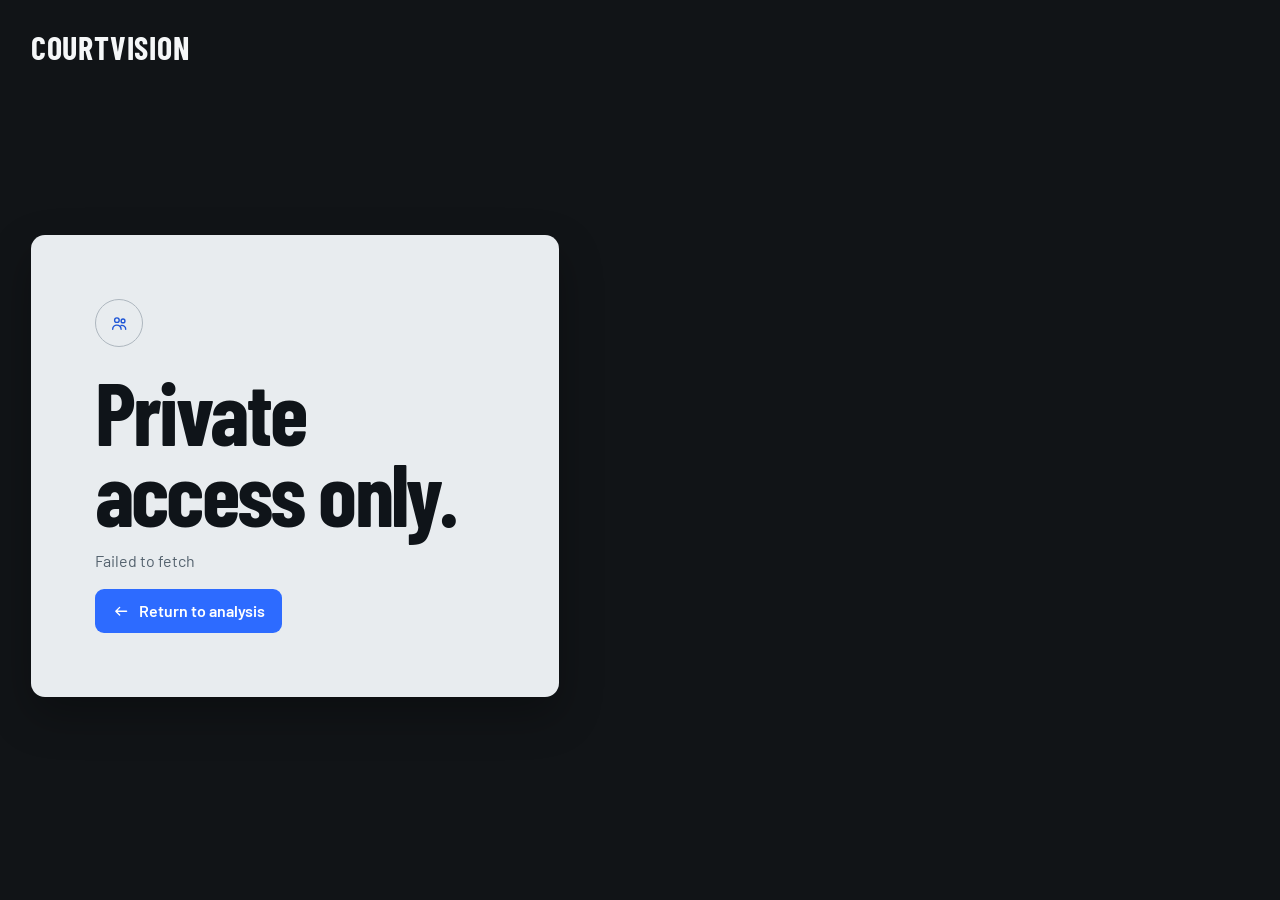
<file: web/admin.html>
<!doctype html>
<html lang="en">
  <head>
    <meta charset="utf-8" />
    <meta name="viewport" content="width=device-width, initial-scale=1" />
    <meta name="theme-color" content="#111417" />
    <meta name="robots" content="noindex,nofollow,noarchive" />
    <link rel="icon" href="assets/mark.svg" type="image/svg+xml" />
    <link rel="preload" href="assets/fonts/barlow-400.ttf" as="font" type="font/ttf" crossorigin />
    <link rel="preload" href="assets/fonts/barlow-condensed-700.ttf" as="font" type="font/ttf" crossorigin />
    <link rel="stylesheet" href="styles.css?v=admin-dashboard-1" />
    <link rel="stylesheet" href="admin.css?v=admin-dashboard-1" />
    <script src="config.js?v=admin-dashboard-1" defer></script>
    <script src="admin.js?v=admin-dashboard-1" defer></script>
    <title>Admin — CourtVision</title>
  </head>
  <body>
    <!--
    THESIS: Private operations read like a broadcast rundown, not an authoritative performance scoreboard.
    OWN-WORLD: Monitor black surrounds one continuous paper ledger; cobalt marks actions and amber marks account uncertainty.
    STORY: The owner verifies reach, sees analysis adoption, then scans the exact accounts behind those totals.
    FIRST VIEWPORT: A compact utility rail leads into four contiguous counts and the newest signup rows without decorative cards.
    FORM: Owner-only account and analysis ledger extending the established Replay Rundown operate surface.
    FINISH: unreviewed and undocumented is unfinished; this build ends with the finish review, the verdict, and DESIGN.md
    -->
    <div id="admin-app" aria-busy="true">
      <main class="admin-loading" aria-live="polite">
        <span class="admin-loading-mark" aria-hidden="true"></span>
        <p>Loading private account activity…</p>
      </main>
    </div>
    <noscript><main class="noscript-message"><h1>JavaScript is required</h1><p>The private dashboard uses JavaScript to verify your CourtVision session.</p></main></noscript>
  </body>
</html>
</file>
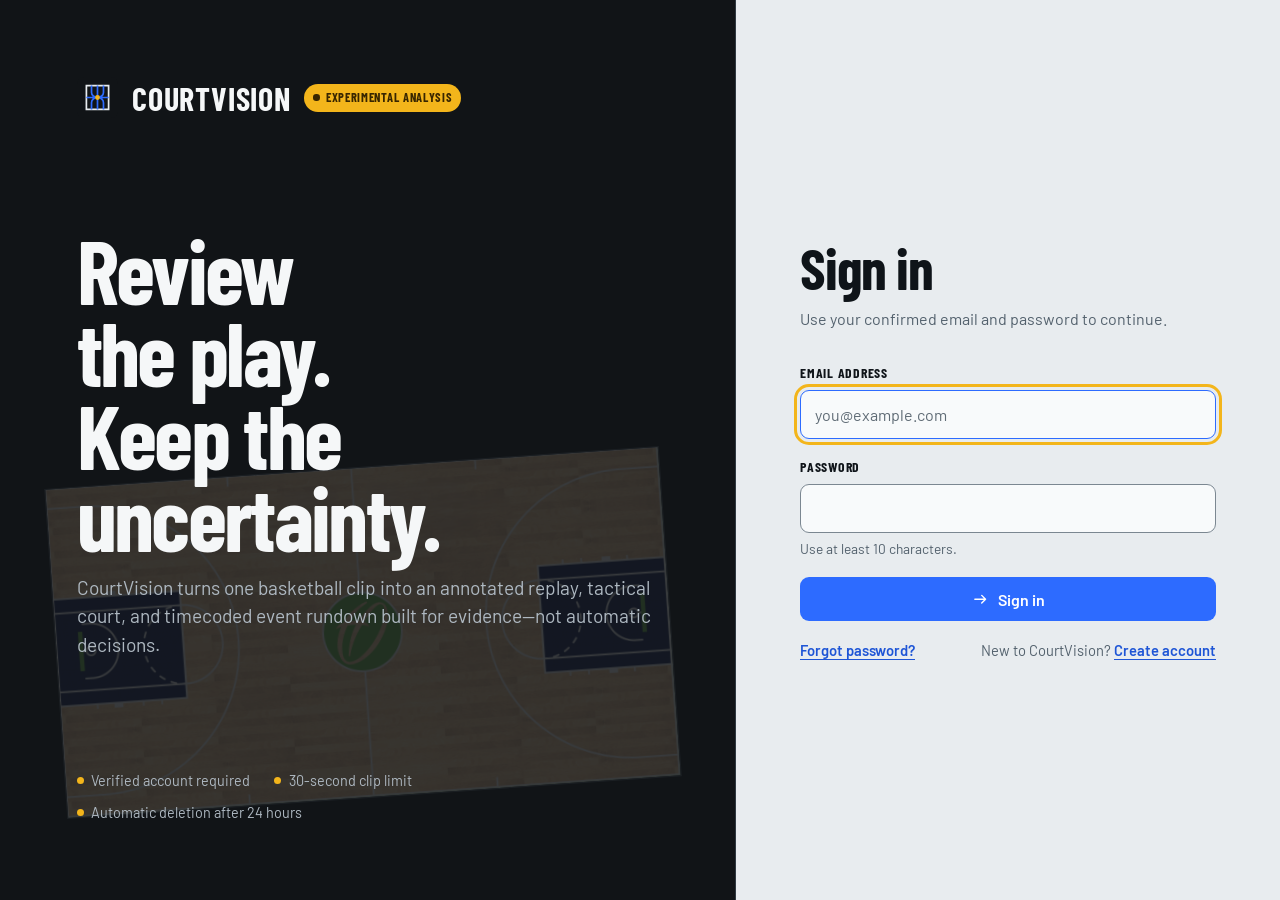
<file: web/app.html>
<!doctype html>
<html lang="en">
  <head>
    <meta charset="utf-8" />
    <meta name="viewport" content="width=device-width, initial-scale=1" />
    <meta name="theme-color" content="#111417" />
    <meta name="description" content="Select a basketball video for CourtVision's bounded experimental analysis workflow." />
    <link rel="canonical" href="https://courtvision.video/app" />
    <link rel="icon" href="assets/mark.svg" type="image/svg+xml" />
    <link rel="preload" href="assets/fonts/barlow-400.ttf" as="font" type="font/ttf" crossorigin />
    <link rel="preload" href="assets/fonts/barlow-condensed-700.ttf" as="font" type="font/ttf" crossorigin />
    <link rel="stylesheet" href="styles.css?v=review-layout-fix-1" />
    <script src="config.js?v=review-layout-fix-1" defer></script>
    <script src="app.js?v=summary-demo-1" defer></script>
    <title>Analyze Video — CourtVision</title>
  </head>
  <body>
    <!--
    THESIS: The public upload desk makes analysis readiness explicit before any video leaves the visitor's device; every eventual candidate remains inspectable against the play.
    OWN-WORLD: Matte monitor black, cool-gray rundown stock, cobalt actions, amber uncertainty, narrow broadcast lettering, and exact timecode rules.
    STORY: A visitor checks a bounded clip locally; signed-in users move between the focused Analyze desk and a private Profile rundown for reopening unexpired analyses.
    FIRST VIEWPORT: The upload task owns the Analyze view while a compact account switcher exposes Profile without competing with the primary action.
    FORM: Immersive Replay upload desk with a dedicated private profile rundown; seed ad40ce29; approved comp .impeccable/mocks/replay-rundown-immersive.png.
    FINISH: unreviewed and undocumented is unfinished; this build ends with the finish review, the verdict, and DESIGN.md
    -->
    <div id="app" aria-busy="true"></div>
    <noscript><main class="noscript-message"><h1>JavaScript is required for CourtVision</h1><p>CourtVision uses JavaScript for account access, secure upload, and synchronized video review.</p></main></noscript>
  </body>
</html>
</file>
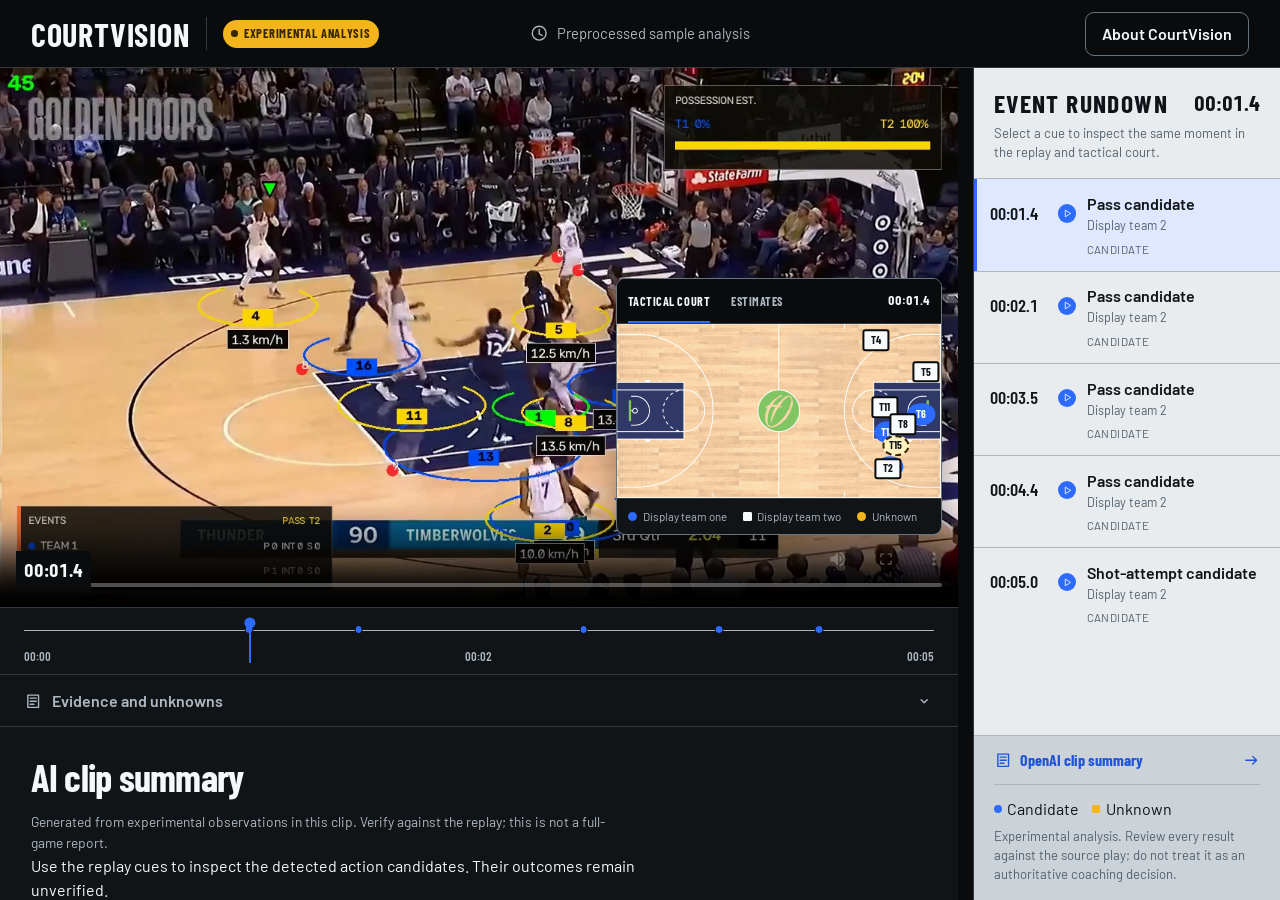
<file: web/demo.html>
<!doctype html>
<html lang="en">
  <head>
    <meta charset="utf-8" />
    <meta name="viewport" content="width=device-width, initial-scale=1" />
    <meta name="theme-color" content="#111417" />
    <meta name="description" content="Preprocessed CourtVision sample analysis." />
    <link rel="icon" href="assets/mark.svg" type="image/svg+xml" />
    <link rel="preload" href="assets/fonts/barlow-400.ttf" as="font" type="font/ttf" crossorigin />
    <link rel="preload" href="assets/fonts/barlow-condensed-700.ttf" as="font" type="font/ttf" crossorigin />
    <link rel="stylesheet" href="styles.css?v=official-preview-1" />
    <script src="config.js?v=official-preview-1" defer></script>
    <script src="app.js?v=summary-demo-1" defer></script>
    <title>CourtVision Interface Demo</title>
  </head>
  <body data-courtvision-demo>
    <!--
    THESIS: A preprocessed CourtVision output demonstrates the implemented review interaction without presenting experimental analysis as verified results.
    OWN-WORLD: The authenticated app's matte monitor, paper rundown, cobalt candidate, amber unknown, and timecode language remain intact.
    STORY: A visitor reviews video_2, selects its detected pass or interception candidates, and sees the annotated replay time, tactical track positions, and Evidence & Unknowns update together.
    FIRST VIEWPORT: The immersive review desk is immediately interactive and visibly labeled as a preprocessed experimental sample.
    FORM: API-independent sample-analysis demonstration derived from Immersive Replay; seed ad40ce29.
    FINISH: unreviewed and undocumented is unfinished; this build ends with the finish review, the verdict, and DESIGN.md
    -->
    <div id="app" aria-busy="true"></div>
    <noscript><main class="noscript-message"><h1>JavaScript is required for this interface demo</h1></main></noscript>
  </body>
</html>
</file>
<file: web/styles.css>
@font-face {
  font-family: "Barlow";
  src: url("assets/fonts/barlow-400.ttf") format("truetype");
  font-style: normal;
  font-weight: 400;
  font-display: swap;
}

@font-face {
  font-family: "Barlow";
  src: url("assets/fonts/barlow-600.ttf") format("truetype");
  font-style: normal;
  font-weight: 600;
  font-display: swap;
}

@font-face {
  font-family: "Barlow Condensed";
  src: url("assets/fonts/barlow-condensed-600.ttf") format("truetype");
  font-style: normal;
  font-weight: 600;
  font-display: swap;
}

@font-face {
  font-family: "Barlow Condensed";
  src: url("assets/fonts/barlow-condensed-700.ttf") format("truetype");
  font-style: normal;
  font-weight: 700;
  font-display: swap;
}

:root {
  color-scheme: dark;
  --monitor: #111417;
  --monitor-deep: #090b0d;
  --monitor-raised: #1a1f24;
  --ink: #0f1419;
  --paper: #e8ecef;
  --paper-bright: #f8fafb;
  --paper-muted: #cbd2d8;
  --rule: #313a42;
  --rule-light: #aeb7bf;
  --cobalt: #2d6bff;
  --cobalt-strong: #1e55d6;
  --cobalt-soft: #dfe8ff;
  --amber: #f3b51b;
  --amber-ink: #382600;
  --amber-soft: #fff0bf;
  --danger: #d74b4b;
  --danger-soft: #ffe3e3;
  --success: #2e8b65;
  --success-soft: #dff4ea;
  --text: #f5f7f8;
  --text-muted: #aeb8c1;
  --paper-text-muted: #53616d;
  --radius: 14px;
  --radius-small: 9px;
  --shadow: 0 18px 44px rgba(0, 0, 0, 0.28);
  --page-pad: clamp(1rem, 2.4vw, 2.25rem);
}

* {
  box-sizing: border-box;
}

html {
  min-width: 320px;
  background: var(--monitor-deep);
}

body {
  min-height: 100vh;
  margin: 0;
  background: var(--monitor);
  color: var(--text);
  font-family: "Barlow", sans-serif;
  font-size: 1rem;
  line-height: 1.5;
  text-rendering: optimizeLegibility;
}

button,
input,
select,
textarea {
  font: inherit;
}

button,
a,
input,
select,
textarea,
summary {
  -webkit-tap-highlight-color: transparent;
}

button,
a,
summary,
label[for],
input[type="file"] {
  cursor: pointer;
}

button:focus-visible,
a:focus-visible,
input:focus-visible,
select:focus-visible,
textarea:focus-visible,
summary:focus-visible {
  outline: 3px solid var(--amber);
  outline-offset: 3px;
}

button[disabled],
input[disabled] {
  cursor: not-allowed;
  opacity: 0.52;
}

a {
  color: inherit;
}

h1,
h2,
h3,
p {
  margin-top: 0;
}

h1,
h2,
h3,
.brand,
.timecode,
.status-chip,
.field-label,
.panel-title {
  font-family: "Barlow Condensed", sans-serif;
}

h1 {
  max-width: 14ch;
  margin-bottom: 1rem;
  font-size: clamp(2.75rem, 7vw, 5.75rem);
  font-weight: 700;
  letter-spacing: -0.03em;
  line-height: 0.92;
  text-wrap: balance;
}

h2 {
  margin-bottom: 0.65rem;
  font-size: clamp(1.65rem, 3vw, 2.55rem);
  font-weight: 700;
  letter-spacing: -0.02em;
  line-height: 1;
}

h3 {
  margin-bottom: 0.45rem;
  font-size: 1.15rem;
  font-weight: 700;
}

p {
  max-width: 70ch;
}

.sr-only {
  position: absolute !important;
  width: 1px !important;
  height: 1px !important;
  padding: 0 !important;
  margin: -1px !important;
  overflow: hidden !important;
  clip: rect(0, 0, 0, 0) !important;
  white-space: nowrap !important;
  border: 0 !important;
}

.app-shell {
  min-height: 100vh;
  background: var(--monitor);
}

.topbar {
  position: relative;
  z-index: 20;
  display: grid;
  grid-template-columns: minmax(0, 1fr) auto minmax(0, 1fr);
  align-items: center;
  gap: 1rem;
  min-height: 4.25rem;
  padding: 0.65rem var(--page-pad);
  background: var(--monitor-deep);
  border-bottom: 1px solid var(--rule);
}

.brand-lockup {
  display: flex;
  align-items: center;
  min-width: 0;
  gap: 1rem;
}

.brand {
  color: var(--text);
  font-size: clamp(1.55rem, 2.5vw, 2.15rem);
  font-weight: 700;
  letter-spacing: 0.025em;
  line-height: 1;
  text-decoration: none;
  text-transform: uppercase;
  white-space: nowrap;
}

.brand-divider {
  width: 1px;
  height: 2.1rem;
  background: var(--rule);
}

.status-chip {
  display: inline-flex;
  align-items: center;
  gap: 0.4rem;
  min-height: 1.75rem;
  padding: 0.25rem 0.55rem;
  border-radius: 999px;
  background: var(--amber);
  color: var(--amber-ink);
  font-size: 0.78rem;
  font-weight: 700;
  letter-spacing: 0.055em;
  line-height: 1;
  text-transform: uppercase;
  white-space: nowrap;
}

.status-chip::before {
  width: 0.4rem;
  height: 0.4rem;
  border-radius: 50%;
  background: currentColor;
  content: "";
}

.topbar-center {
  display: flex;
  align-items: center;
  justify-content: center;
  min-width: 0;
  gap: 0.55rem;
  color: var(--text-muted);
  font-size: 0.92rem;
  font-variant-numeric: tabular-nums;
  text-align: center;
  white-space: nowrap;
}

.topbar-actions {
  display: flex;
  align-items: center;
  justify-content: flex-end;
  gap: 0.55rem;
}

.button {
  display: inline-flex;
  align-items: center;
  justify-content: center;
  gap: 0.55rem;
  min-height: 2.75rem;
  padding: 0.65rem 1rem;
  border: 1px solid transparent;
  border-radius: var(--radius-small);
  background: var(--paper);
  color: var(--ink);
  font-weight: 600;
  line-height: 1.1;
  text-align: center;
  text-decoration: none;
  transition: background-color 160ms ease, border-color 160ms ease, color 160ms ease,
    box-shadow 160ms ease, transform 160ms cubic-bezier(0.16, 1, 0.3, 1);
}

.button:hover:not([disabled]) {
  background: var(--paper-bright);
  box-shadow: 0 8px 20px rgba(0, 0, 0, 0.22);
  transform: translateY(-1px);
}

.button-primary {
  background: var(--cobalt);
  color: #fff;
}

.button-primary:hover:not([disabled]) {
  background: var(--cobalt-strong);
}

.button-secondary {
  background: transparent;
  border-color: #66727d;
  color: var(--text);
}

.button-secondary:hover:not([disabled]) {
  background: var(--monitor-raised);
  border-color: var(--paper-muted);
}

.button-quiet {
  min-height: 2.35rem;
  padding: 0.45rem 0.7rem;
  background: transparent;
  border-color: transparent;
  color: var(--text-muted);
}

.button-quiet:hover:not([disabled]) {
  background: var(--monitor-raised);
  color: var(--text);
  box-shadow: none;
}

.button-danger {
  background: var(--danger);
  color: #fff;
}

.icon {
  flex: 0 0 auto;
  width: 1.15rem;
  height: 1.15rem;
  fill: none;
  stroke: currentColor;
  stroke-linecap: round;
  stroke-linejoin: round;
  stroke-width: 1.8;
}

.view {
  min-height: calc(100vh - 4.25rem);
}

.auth-view {
  display: grid;
  grid-template-columns: minmax(0, 1.15fr) minmax(22rem, 0.85fr);
  min-height: 100vh;
  background: var(--monitor-deep);
}

.auth-scene {
  position: relative;
  display: flex;
  flex-direction: column;
  justify-content: space-between;
  min-height: 100vh;
  padding: clamp(2rem, 6vw, 5.5rem);
  overflow: hidden;
  background: var(--monitor);
  border-right: 1px solid var(--rule);
}

.auth-scene::after {
  position: absolute;
  right: clamp(1.5rem, 5vw, 5rem);
  bottom: clamp(3rem, 8vw, 7rem);
  width: min(48vw, 42rem);
  height: min(25.7vw, 22.5rem);
  border: 1px solid #4f5962;
  background: url("assets/basketball_court.png") center / cover no-repeat;
  opacity: 0.16;
  content: "";
  transform: rotate(-4deg);
}

.auth-brand {
  position: relative;
  z-index: 1;
  display: flex;
  align-items: center;
  gap: 0.85rem;
  color: var(--text);
  text-decoration: none;
}

.auth-brand img {
  width: 2.6rem;
  height: 2.6rem;
}

.auth-copy {
  position: relative;
  z-index: 1;
  max-width: 53rem;
  padding-block: 5rem;
}

.auth-copy h1 {
  max-width: 10ch;
}

.auth-copy p {
  max-width: 54ch;
  margin-bottom: 0;
  color: var(--text-muted);
  font-size: clamp(1.05rem, 1.5vw, 1.25rem);
}

.auth-proof {
  position: relative;
  z-index: 1;
  display: flex;
  flex-wrap: wrap;
  gap: 0.65rem 1.5rem;
  margin: 0;
  padding: 0;
  color: var(--text-muted);
  font-size: 0.9rem;
  list-style: none;
}

.auth-proof li {
  display: flex;
  align-items: center;
  gap: 0.45rem;
}

.auth-proof li::before {
  width: 0.45rem;
  height: 0.45rem;
  border-radius: 50%;
  background: var(--amber);
  content: "";
}

.auth-panel {
  display: flex;
  align-items: center;
  min-height: 100vh;
  padding: clamp(1.5rem, 5vw, 4rem);
  background: var(--paper);
  color: var(--ink);
}

.auth-form-wrap {
  width: min(100%, 30rem);
  margin-inline: auto;
}

.auth-form-wrap h2 {
  font-size: clamp(2.2rem, 5vw, 3.6rem);
}

.auth-form-wrap > p {
  margin-bottom: 2rem;
  color: var(--paper-text-muted);
}

.form-stack {
  display: grid;
  gap: 1.1rem;
}

.field {
  display: grid;
  gap: 0.4rem;
}

.field-label {
  color: inherit;
  font-size: 0.86rem;
  font-weight: 700;
  letter-spacing: 0.055em;
  text-transform: uppercase;
}

.field-hint {
  margin: 0;
  color: var(--paper-text-muted);
  font-size: 0.86rem;
}

.input,
.select,
.textarea {
  width: 100%;
  min-height: 3rem;
  border: 1px solid #7b8791;
  border-radius: var(--radius-small);
  background: var(--paper-bright);
  color: var(--ink);
  padding: 0.72rem 0.85rem;
}

.input::placeholder,
.textarea::placeholder {
  color: #5f6b75;
}

.input:focus,
.select:focus,
.textarea:focus {
  border-color: var(--cobalt);
}

.code-input {
  font-family: "Barlow Condensed", sans-serif;
  font-size: 2rem;
  font-variant-numeric: tabular-nums;
  font-weight: 700;
  letter-spacing: 0.32em;
  text-align: center;
}

.form-message {
  display: flex;
  align-items: flex-start;
  gap: 0.6rem;
  margin: 0;
  padding: 0.8rem 0.9rem;
  border: 1px solid currentColor;
  border-radius: var(--radius-small);
  font-size: 0.9rem;
}

.form-message-error {
  background: var(--danger-soft);
  color: #822626;
}

.form-message-success {
  background: var(--success-soft);
  color: #18583d;
}

.form-actions {
  display: flex;
  flex-wrap: wrap;
  align-items: center;
  gap: 0.75rem;
}

.topbar-view-tabs {
  display: inline-flex;
  align-self: stretch;
  gap: 0.15rem;
  margin-right: 0.25rem;
  padding: 0.2rem;
  border: 1px solid var(--rule);
  border-radius: var(--radius-small);
  background: var(--monitor);
}

.topbar-view-tab {
  display: inline-flex;
  align-items: center;
  justify-content: center;
  gap: 0.45rem;
  min-height: 2.25rem;
  padding: 0.4rem 0.7rem;
  border: 0;
  border-radius: var(--radius-small);
  background: transparent;
  color: var(--text-muted);
  font-family: "Barlow Condensed", sans-serif;
  font-weight: 700;
  letter-spacing: 0.035em;
  text-transform: uppercase;
}

.topbar-view-tab:hover,
.topbar-view-tab[aria-current="page"] {
  background: var(--monitor-raised);
  color: var(--text);
}

.topbar-view-tab[aria-current="page"] {
  box-shadow: inset 0 -2px 0 var(--cobalt);
}

.topbar-view-tab .icon { width: 1rem; height: 1rem; }

.auth-switch,
.auth-options {
  margin: 0;
  color: var(--paper-text-muted);
  font-size: 0.92rem;
}

.auth-options {
  display: flex;
  flex-wrap: wrap;
  justify-content: space-between;
  gap: 0.75rem 1.25rem;
}

.text-action {
  border: 0;
  background: transparent;
  color: var(--cobalt-strong);
  padding: 0;
  font: inherit;
  font-weight: 700;
  text-decoration: underline;
  text-underline-offset: 0.18em;
  cursor: pointer;
}

.text-action:hover {
  color: var(--ink);
}

.auth-panel .button-secondary,
.paper-surface .button-secondary,
dialog .button-secondary {
  border-color: #6a7781;
  color: var(--ink);
}

.auth-panel .button-secondary:hover:not([disabled]),
.paper-surface .button-secondary:hover:not([disabled]),
dialog .button-secondary:hover:not([disabled]) {
  background: #d7dde1;
  border-color: var(--ink);
  color: var(--ink);
}

.workspace-view {
  display: flex;
  flex-direction: column;
  min-height: calc(100vh - 4.25rem);
  padding: var(--page-pad);
  background: var(--monitor);
}

.workspace-heading {
  display: flex;
  align-items: end;
  justify-content: space-between;
  gap: 2rem;
  margin-bottom: clamp(1.25rem, 3vw, 2.5rem);
}

.workspace-heading h1 {
  max-width: 13ch;
  margin-bottom: 0.65rem;
  font-size: clamp(2.5rem, 5vw, 4.8rem);
}

.workspace-heading p {
  margin-bottom: 0;
  color: var(--text-muted);
}

.capacity-notice {
  display: grid;
  grid-template-columns: auto minmax(0, 1fr) auto;
  align-items: center;
  gap: 0.85rem;
  margin: 0 0 1rem;
  padding: 0.85rem 1rem;
  border-block: 1px solid #c59418;
  background: var(--amber-soft);
  color: var(--amber-ink);
}

.capacity-marker {
  width: 0.65rem;
  height: 0.65rem;
  border: 1px solid currentColor;
  border-radius: 50%;
  background: var(--amber);
}

.capacity-notice div {
  display: grid;
  gap: 0.08rem;
}

.capacity-notice strong,
.capacity-notice a {
  font-family: "Barlow Condensed", sans-serif;
  font-weight: 700;
  letter-spacing: 0.045em;
  text-transform: uppercase;
}

.capacity-notice span:not(.capacity-marker) { font-size: 0.88rem; }
.capacity-notice a { color: var(--cobalt-strong); text-underline-offset: 0.22rem; }
.workspace-view > .form-message { margin-bottom: 1rem; }

.limit-strip {
  display: grid;
  grid-template-columns: repeat(3, minmax(7.5rem, 1fr));
  min-width: min(100%, 30rem);
  margin: 0;
  border-block: 1px solid var(--rule);
}

.limit-strip div {
  padding: 0.65rem 0.8rem;
}

.limit-strip div + div {
  border-left: 1px solid var(--rule);
}

.limit-strip dt {
  color: var(--text-muted);
  font-size: 0.75rem;
  letter-spacing: 0.05em;
  text-transform: uppercase;
}

.limit-strip dd {
  margin: 0.1rem 0 0;
  font-family: "Barlow Condensed", sans-serif;
  font-size: 1.25rem;
  font-variant-numeric: tabular-nums;
  font-weight: 700;
}

.upload-desk {
  display: grid;
  grid-template-columns: minmax(0, 1.55fr) minmax(18rem, 0.45fr);
  flex: 1;
  min-height: 32rem;
  border: 1px solid var(--rule);
  border-radius: var(--radius);
  overflow: hidden;
  box-shadow: var(--shadow);
}

.upload-monitor {
  position: relative;
  display: grid;
  min-height: 30rem;
  padding: clamp(1.25rem, 4vw, 3rem);
  background: var(--monitor-deep);
}

.drop-zone {
  display: grid;
  place-items: center;
  min-height: 100%;
  padding: 2rem;
  border: 1px dashed #79848e;
  border-radius: var(--radius-small);
  background: var(--monitor);
  text-align: center;
  transition: border-color 160ms ease, background-color 160ms ease;
}

.drop-zone[data-dragging="true"] {
  border-color: var(--cobalt);
  background: #141c2a;
}

.drop-zone-inner {
  max-width: 34rem;
}

.drop-symbol {
  display: grid;
  place-items: center;
  width: 4.5rem;
  height: 4.5rem;
  margin: 0 auto 1.5rem;
  border: 1px solid #78838d;
  border-radius: 50%;
  color: var(--cobalt);
}

.drop-symbol .icon {
  width: 2rem;
  height: 2rem;
}

.drop-zone h2 {
  margin-bottom: 0.7rem;
  font-size: clamp(2rem, 4vw, 3.25rem);
}

.drop-zone p {
  color: var(--text-muted);
}

.file-input {
  position: absolute;
  width: 1px;
  height: 1px;
  overflow: hidden;
  clip: rect(0, 0, 0, 0);
}

.upload-rundown {
  padding: clamp(1.25rem, 3vw, 2rem);
  background: var(--paper);
  color: var(--ink);
}

.panel-title {
  display: flex;
  align-items: center;
  justify-content: space-between;
  gap: 1rem;
  margin: 0 0 1.1rem;
  padding-bottom: 0.65rem;
  border-bottom: 1px solid var(--rule-light);
  font-size: 1rem;
  font-weight: 700;
  letter-spacing: 0.06em;
  text-transform: uppercase;
}

.selected-file {
  display: grid;
  gap: 1rem;
  margin-bottom: 1.5rem;
}

.file-facts {
  display: grid;
  grid-template-columns: minmax(0, 1fr) auto;
  gap: 0.55rem 1rem;
  margin: 0;
}

.file-facts dt {
  color: var(--paper-text-muted);
}

.file-facts dd {
  margin: 0;
  font-variant-numeric: tabular-nums;
  font-weight: 600;
  text-align: right;
}

.upload-progress {
  display: grid;
  gap: 0.45rem;
}

.upload-progress progress {
  width: 100%;
  height: 0.6rem;
  accent-color: var(--cobalt);
}

.recent-analyses {
  margin-top: clamp(1.5rem, 3vw, 2.5rem);
  border: 1px solid var(--rule);
  border-radius: var(--radius);
  overflow: hidden;
  background: var(--paper);
  color: var(--ink);
  box-shadow: var(--shadow);
}

.recent-shortcut {
  display: grid;
  grid-template-columns: auto minmax(0, 1fr) auto;
  align-items: center;
  gap: 1rem;
  margin-top: clamp(1.5rem, 3vw, 2.5rem);
  padding: 1rem clamp(1.2rem, 2.5vw, 1.8rem);
  background: var(--paper);
  color: var(--ink);
  border-radius: var(--radius-small);
}

.recent-shortcut-mark {
  display: grid;
  place-items: center;
  width: 2.75rem;
  height: 2.75rem;
  border: 1px solid var(--rule-light);
  border-radius: 50%;
  color: var(--cobalt-strong);
}

.recent-shortcut h2 { margin: 0 0 0.15rem; font-size: 1.15rem; }
.recent-shortcut p { margin: 0; color: var(--paper-text-muted); }

.profile-view {
  min-height: calc(100vh - 4.25rem);
  padding: var(--page-pad);
  background: var(--monitor);
}

.profile-heading {
  display: grid;
  grid-template-columns: minmax(0, 1fr) minmax(18rem, 30rem);
  align-items: end;
  gap: clamp(2rem, 6vw, 6rem);
  margin-bottom: clamp(1.5rem, 4vw, 3rem);
}

.profile-heading h1 {
  max-width: 11ch;
  margin-bottom: 0.65rem;
  font-size: clamp(2.75rem, 7vw, 5.75rem);
}

.profile-heading p {
  max-width: 60ch;
  margin: 0;
  color: var(--text-muted);
}

.profile-account {
  display: grid;
  grid-template-columns: minmax(0, 1fr) auto;
  margin: 0;
  border-block: 1px solid var(--rule);
}

.profile-account div { padding: 0.8rem; }
.profile-account div + div { border-left: 1px solid var(--rule); }
.profile-account dt { color: var(--text-muted); font-size: 0.86rem; letter-spacing: 0.055em; text-transform: uppercase; }
.profile-account dd { margin: 0.15rem 0 0; overflow: hidden; font-family: "Barlow Condensed", sans-serif; font-weight: 700; text-overflow: ellipsis; white-space: nowrap; }
.profile-view .recent-analyses { margin-top: 0; }
.profile-view > .form-message { margin-bottom: 1rem; }

.recent-header {
  display: flex;
  align-items: end;
  justify-content: space-between;
  gap: 1.5rem;
  padding: clamp(1.2rem, 2.5vw, 1.8rem);
  border-bottom: 1px solid var(--rule-light);
}

.recent-header h2 {
  margin-bottom: 0.35rem;
}

.recent-header p {
  margin: 0;
  color: var(--paper-text-muted);
  font-size: 1rem;
}

.button-paper {
  flex: 0 0 auto;
  border-color: var(--rule-light);
  background: transparent;
  color: var(--ink);
}

.button-paper:hover:not([disabled]) {
  border-color: var(--ink);
  background: var(--paper-bright);
}

.recent-list {
  margin: 0;
  padding: 0;
  list-style: none;
}

.recent-list > li + li {
  border-top: 1px solid var(--rule-light);
}

.recent-job {
  display: grid;
  grid-template-columns: minmax(8rem, 0.75fr) minmax(13rem, 2fr) minmax(7rem, 0.6fr) auto;
  align-items: center;
  gap: clamp(0.8rem, 2vw, 1.5rem);
  width: 100%;
  min-height: 5.25rem;
  padding: 1rem clamp(1.2rem, 2.5vw, 1.8rem);
  border: 0;
  background: transparent;
  color: var(--ink);
  text-align: left;
  transition: background-color 160ms ease;
}

.recent-job:hover:not([disabled]) {
  background: var(--cobalt-soft);
}

.recent-status {
  display: inline-flex;
  align-items: center;
  gap: 0.5rem;
  font-family: "Barlow Condensed", sans-serif;
  font-size: 0.86rem;
  font-weight: 700;
  letter-spacing: 0.045em;
  line-height: 1.15;
  text-transform: uppercase;
}

.recent-status i {
  flex: 0 0 auto;
  width: 0.65rem;
  height: 0.65rem;
  border: 1px solid currentColor;
  border-radius: 50%;
  background: transparent;
}

.recent-status-ready { color: var(--ink); }
.recent-status-ready i { background: var(--success); }
.recent-status-error { color: var(--ink); }
.recent-status-error i { background: var(--danger); }
.recent-status-attention { color: var(--amber-ink); }
.recent-status-attention i { border-radius: 0; background: var(--amber); }
.recent-status-active { color: var(--cobalt-strong); }
.recent-status-active i { background: var(--cobalt); }
.recent-status-quiet { color: var(--paper-text-muted); }

.recent-file,
.recent-expiry {
  display: grid;
  min-width: 0;
}

.recent-file strong {
  overflow: hidden;
  font-size: 1rem;
  text-overflow: ellipsis;
  white-space: nowrap;
}

.recent-file span,
.recent-expiry small {
  color: var(--paper-text-muted);
  font-size: 0.86rem;
}

.recent-expiry strong {
  font-family: "Barlow Condensed", sans-serif;
  font-size: 1rem;
  font-variant-numeric: tabular-nums;
}

.recent-action {
  display: inline-flex;
  align-items: center;
  justify-content: flex-end;
  gap: 0.45rem;
  color: var(--cobalt-strong);
  font-family: "Barlow Condensed", sans-serif;
  font-weight: 700;
  white-space: nowrap;
}

.recent-action .icon {
  transition: transform 160ms ease;
}

.recent-job:hover:not([disabled]) .recent-action .icon {
  transform: translateX(0.2rem);
}

.recent-empty {
  margin: 0;
  padding: clamp(1.5rem, 3vw, 2.25rem) clamp(1.2rem, 2.5vw, 1.8rem);
  color: var(--paper-text-muted);
}

.recent-empty h3 {
  margin-bottom: 0.2rem;
  color: var(--ink);
}

.recent-empty p {
  margin: 0;
}

.recent-error {
  color: var(--danger);
}

.processing-desk {
  display: grid;
  grid-template-columns: minmax(0, 1fr) minmax(19rem, 25rem);
  flex: 1;
  min-height: 34rem;
  overflow: hidden;
  border: 1px solid var(--rule);
  border-radius: var(--radius);
  background: var(--monitor-deep);
  box-shadow: var(--shadow);
}

.processing-monitor {
  position: relative;
  display: flex;
  flex-direction: column;
  justify-content: center;
  min-height: 34rem;
  padding: clamp(2rem, 6vw, 5rem);
  overflow: hidden;
}

.processing-monitor h1 {
  max-width: 11ch;
  font-size: clamp(3rem, 7vw, 6rem);
}

.processing-monitor > p {
  color: var(--text-muted);
  font-size: 1.1rem;
}

.processing-ruler {
  position: relative;
  height: 4.5rem;
  margin-top: 3rem;
  border-block: 1px solid var(--rule);
  background-image: repeating-linear-gradient(
    90deg,
    transparent 0,
    transparent calc(3.333% - 1px),
    #48525b calc(3.333% - 1px),
    #48525b 3.333%
  );
}

.processing-beam {
  position: absolute;
  inset-block: 0;
  width: 2px;
  background: var(--cobalt);
  box-shadow: 10px 0 24px rgba(45, 107, 255, 0.42);
  animation: scanRuler 2.6s linear infinite;
}

.processing-sheet {
  padding: clamp(1.5rem, 3vw, 2.25rem);
  background: var(--paper);
  color: var(--ink);
}

.stage-list {
  display: grid;
  gap: 0;
  margin: 0;
  padding: 0;
  list-style: none;
}

.stage-list li {
  display: grid;
  grid-template-columns: 1.8rem minmax(0, 1fr);
  gap: 0.7rem;
  align-items: start;
  padding: 0.85rem 0;
  border-bottom: 1px solid var(--rule-light);
}

.stage-marker {
  display: grid;
  place-items: center;
  width: 1.35rem;
  height: 1.35rem;
  margin-top: 0.1rem;
  border: 1px solid #6d7982;
  border-radius: 50%;
  color: var(--paper-text-muted);
  font-size: 0.72rem;
  font-weight: 700;
}

.stage-list li[data-state="active"] .stage-marker {
  border-color: var(--cobalt);
  background: var(--cobalt);
  color: #fff;
}

.stage-list li[data-state="complete"] .stage-marker {
  border-color: var(--success);
  background: var(--success);
  color: #fff;
}

.stage-list li > div > strong,
.stage-list li > div > span {
  display: block;
}

.stage-list li > div > span {
  color: var(--paper-text-muted);
  font-size: 0.86rem;
}

.stage-marker .icon {
  width: 0.82rem;
  height: 0.82rem;
}

.processing-recovery {
  display: grid;
  gap: 0.65rem;
  margin-top: 1rem;
  padding: 1rem 0 0;
}

.processing-recovery strong {
  font-family: var(--font-display);
  font-size: 1.05rem;
}

.processing-recovery p {
  margin: 0;
  color: var(--paper-text-muted);
  font-size: 0.9rem;
  line-height: 1.45;
}

.processing-recovery .button {
  justify-self: start;
}

.review-view {
  flex: 1;
  min-height: 0;
  background: var(--monitor);
}

.review-shell {
  display: flex;
  flex-direction: column;
  height: 100dvh;
  overflow: hidden;
}

.review-desk {
  display: grid;
  grid-template-columns: minmax(0, 1fr) clamp(19rem, 24vw, 23rem);
  height: 100%;
  min-height: 0;
  overflow: hidden;
}

.replay-column {
  display: flex;
  flex-direction: column;
  min-width: 0;
  min-height: 0;
  overflow-y: auto;
  overscroll-behavior: contain;
  scrollbar-gutter: stable;
  background: var(--monitor-deep);
}

.video-monitor {
  position: relative;
  display: grid;
  flex: 0 0 auto;
  aspect-ratio: 16 / 9;
  min-height: 0;
  overflow: hidden;
  background: #050607;
}

.video-monitor video,
.demo-frame {
  width: 100%;
  height: 100%;
  min-height: 0;
  object-fit: contain;
  background: #050607;
}

.demo-frame {
  background: #050607 url("assets/demo-basketball-frame.webp") center / contain no-repeat;
}

.synthetic-label {
  position: absolute;
  left: 1rem;
  top: 1rem;
  z-index: 4;
  padding: 0.35rem 0.5rem;
  border-radius: 4px;
  background: rgba(9, 11, 13, 0.9);
  color: var(--paper-muted);
  font-size: 0.75rem;
  letter-spacing: 0.05em;
  text-transform: uppercase;
}

.tracking-overlay {
  position: absolute;
  inset: 0;
  z-index: 2;
  pointer-events: none;
}

.tracking-mark {
  position: absolute;
  width: 4.25rem;
  height: 5.5rem;
  border: 2px solid var(--cobalt);
  border-radius: 50%;
}

.tracking-mark::after {
  position: absolute;
  left: 50%;
  top: 100%;
  width: 7rem;
  height: 1px;
  background: var(--cobalt);
  content: "";
  transform: rotate(-24deg);
  transform-origin: left center;
}

.mark-one {
  left: 62%;
  top: 43%;
}

.mark-two {
  left: 74%;
  top: 51%;
  border-style: dashed;
}

.timecode-badge {
  position: absolute;
  left: 1rem;
  bottom: 1rem;
  z-index: 4;
  padding: 0.35rem 0.5rem;
  background: var(--monitor-deep);
  color: var(--text);
  font-family: "Barlow Condensed", sans-serif;
  font-size: 1.2rem;
  font-variant-numeric: tabular-nums;
  font-weight: 700;
}

.replay-inspector {
  position: absolute;
  z-index: 5;
  right: 1rem;
  bottom: clamp(4.5rem, 8vh, 6rem);
  width: min(23rem, 34%);
  min-width: 18rem;
  overflow: hidden;
  border: 1px solid #69747d;
  border-radius: var(--radius-small);
  background: var(--monitor);
  box-shadow: 0 14px 34px rgba(0, 0, 0, 0.36);
}

.inspector-header {
  display: flex;
  align-items: center;
  justify-content: space-between;
  gap: 0.5rem;
  min-height: 2.75rem;
  border-bottom: 1px solid var(--rule);
  background: var(--monitor-deep);
}

.inspector-tabs {
  display: flex;
  align-self: stretch;
  min-width: 0;
}

.inspector-tab {
  position: relative;
  min-height: 2.75rem;
  padding: 0.45rem 0.65rem;
  border: 0;
  background: transparent;
  color: var(--text-muted);
  font-family: "Barlow Condensed", sans-serif;
  font-size: 0.76rem;
  font-weight: 700;
  letter-spacing: 0.045em;
  text-transform: uppercase;
}

.inspector-tab::after {
  position: absolute;
  right: 0.65rem;
  bottom: 0;
  left: 0.65rem;
  height: 2px;
  background: var(--cobalt);
  content: "";
  opacity: 0;
  transform: scaleX(0.35);
  transition: opacity 140ms ease, transform 180ms cubic-bezier(0.16, 1, 0.3, 1);
}

.inspector-tab:hover {
  background: var(--monitor-raised);
  color: var(--text);
}

.inspector-tab[aria-selected="true"] {
  color: var(--text);
}

.inspector-tab[aria-selected="true"]::after {
  opacity: 1;
  transform: scaleX(1);
}

.inspector-time {
  flex: none;
  padding-right: 0.65rem;
  color: var(--text);
  font-family: "Barlow Condensed", sans-serif;
  font-size: 0.82rem;
  font-variant-numeric: tabular-nums;
  font-weight: 700;
}

.inspector-panel[hidden] {
  display: none;
}

.summary-dock {
  flex-direction: column;
  min-height: 13.75rem;
}

.summary-dock:not([hidden]) {
  display: flex;
}

.summary-table {
  width: 100%;
  border-collapse: collapse;
  color: var(--text);
  font-variant-numeric: tabular-nums;
}

.summary-table th,
.summary-table td {
  padding: 0.42rem 0.65rem;
  border-bottom: 1px solid var(--rule);
}

.summary-table thead th {
  color: var(--text-muted);
  font-family: "Barlow Condensed", sans-serif;
  font-size: 0.68rem;
  font-weight: 600;
  letter-spacing: 0.045em;
  text-align: right;
  text-transform: uppercase;
}

.summary-table thead th:first-child,
.summary-table tbody th {
  text-align: left;
}

.summary-table tbody th {
  color: var(--text-muted);
  font-size: 0.76rem;
  font-weight: 400;
}

.summary-table td {
  width: 4.25rem;
  font-family: "Barlow Condensed", sans-serif;
  font-size: 0.98rem;
  font-weight: 700;
  text-align: right;
}

.summary-note {
  margin: 0;
  margin-top: auto;
  padding: 0.45rem 0.65rem 0.55rem;
  color: var(--text-muted);
  font-size: 0.68rem;
  line-height: 1.35;
}

.court-stage {
  position: relative;
  aspect-ratio: 300 / 161;
  overflow: hidden;
  background: #d7b17d url("assets/basketball_court.png") center / cover no-repeat;
}

.court-stage::after {
  position: absolute;
  inset: 0;
  background: rgba(232, 236, 239, 0.08);
  content: "";
  pointer-events: none;
}

.court-unavailable {
  position: absolute;
  z-index: 2;
  inset: 50% auto auto 50%;
  width: max-content;
  max-width: calc(100% - 2rem);
  padding: 0.5rem 0.7rem;
  border: 1px solid var(--amber);
  border-radius: var(--radius-small);
  background: rgba(9, 11, 13, 0.9);
  color: var(--text);
  font-family: "Barlow Condensed", sans-serif;
  font-size: 0.78rem;
  letter-spacing: 0.045em;
  text-align: center;
  text-transform: uppercase;
  transform: translate(-50%, -50%);
}

.player-marker {
  position: absolute;
  z-index: 2;
  display: grid;
  place-items: center;
  min-width: 1.7rem;
  height: 1.35rem;
  padding-inline: 0.18rem;
  border: 2px solid var(--monitor-deep);
  border-radius: 50%;
  background: var(--paper-bright);
  color: var(--ink);
  font-family: "Barlow Condensed", sans-serif;
  font-size: 0.68rem;
  font-weight: 700;
  transform: translate(-50%, -50%);
}

.player-marker.team-1 {
  border-color: var(--cobalt);
  background: var(--cobalt);
  color: #fff;
}

.player-marker.team-2 {
  border-radius: 3px;
  border-color: var(--monitor-deep);
  background: var(--paper-bright);
}

.player-marker.unknown {
  border-style: dashed;
  border-color: var(--amber-ink);
  background: var(--amber-soft);
}

.player-marker.holder {
  box-shadow: 0 0 0 3px var(--amber), 0 6px 14px rgba(0, 0, 0, 0.3);
}

.court-legend {
  display: flex;
  flex-wrap: wrap;
  gap: 0.65rem 1rem;
  margin: 0;
  padding: 0.55rem 0.7rem;
  border-top: 1px solid var(--rule);
  color: var(--text-muted);
  font-size: 0.72rem;
  list-style: none;
}

.court-legend li {
  display: flex;
  align-items: center;
  gap: 0.35rem;
}

.legend-dot {
  width: 0.55rem;
  height: 0.55rem;
  border: 1px solid currentColor;
  border-radius: 50%;
}

.legend-dot.one {
  background: var(--cobalt);
  color: var(--cobalt);
}

.legend-dot.two {
  border-radius: 1px;
  background: var(--paper-bright);
  color: var(--paper-bright);
}

.legend-dot.unknown {
  border-style: dashed;
  background: var(--amber);
  color: var(--amber);
}

.timeline-console {
  border-top: 1px solid var(--rule);
  background: var(--monitor);
}

.timeline-scale {
  position: relative;
  height: 2.8rem;
  margin: 0.8rem clamp(1rem, 2vw, 1.5rem) 0.55rem;
}

.timeline-scale::before {
  position: absolute;
  inset-inline: 0;
  top: 0.6rem;
  height: 1px;
  background: var(--rule-light);
  content: "";
}

.timeline-input {
  position: absolute;
  inset: 0;
  width: 100%;
  margin: 0;
  opacity: 0.001;
}

.timeline-playhead {
  position: absolute;
  top: 0.15rem;
  bottom: 0.15rem;
  width: 2px;
  background: var(--cobalt);
  pointer-events: none;
}

.timeline-playhead::before {
  position: absolute;
  left: 50%;
  top: 0;
  width: 0.7rem;
  height: 0.7rem;
  border-radius: 50%;
  background: var(--cobalt);
  content: "";
  transform: translate(-50%, -50%);
}

.timeline-event {
  position: absolute;
  top: 0.28rem;
  width: 0.55rem;
  height: 0.55rem;
  border: 1px solid var(--monitor-deep);
  border-radius: 50%;
  background: var(--cobalt);
  transform: translateX(-50%);
}

.timeline-event.unknown {
  border-radius: 1px;
  background: var(--amber);
}

.timeline-labels {
  position: absolute;
  inset-inline: 0;
  bottom: 0;
  display: flex;
  justify-content: space-between;
  color: var(--text-muted);
  font-family: "Barlow Condensed", sans-serif;
  font-size: 0.75rem;
  font-variant-numeric: tabular-nums;
}

.evidence-drawer {
  border-top: 1px solid var(--rule);
  background: var(--monitor);
}

.evidence-drawer summary {
  display: flex;
  align-items: center;
  gap: 0.6rem;
  min-height: 3.2rem;
  padding: 0.65rem clamp(1rem, 2vw, 1.5rem);
  color: var(--text-muted);
  font-weight: 600;
  list-style: none;
  cursor: pointer;
}

.evidence-drawer summary svg:last-child {
  margin-left: auto;
  transition: transform 180ms cubic-bezier(0.16, 1, 0.3, 1);
}

.evidence-drawer[open] summary svg:last-child { transform: rotate(180deg); }

.evidence-drawer summary::-webkit-details-marker {
  display: none;
}

.evidence-drawer[open] summary {
  color: var(--text);
}

.game-summary {
  padding: var(--page-pad);
  border-top: 1px solid var(--rule);
  background: var(--monitor);
  overflow-wrap: anywhere;
  scroll-margin-top: 1rem;
}

.game-summary:focus-visible {
  outline: 3px solid var(--amber);
  outline-offset: -3px;
}

.game-summary p,
.game-summary li {
  max-width: 72ch;
}

.game-summary h2 { margin-bottom: 1rem; }
.game-summary h3 { margin-top: 1.5rem; margin-bottom: 0.5rem; }
.game-summary .field-hint { color: var(--text-muted); }

.evidence-content {
  display: grid;
  grid-template-columns: repeat(3, minmax(0, 1fr));
  gap: 1px;
  background: var(--rule);
  border-top: 1px solid var(--rule);
}

.evidence-content > div {
  min-height: 6rem;
  padding: 1rem 1.25rem;
  background: var(--monitor-deep);
}

.evidence-content > div:last-child:nth-child(3n + 1) {
  grid-column: 1 / -1;
  min-height: 4.75rem;
}

.evidence-content strong,
.evidence-content span {
  display: block;
}

.evidence-content span {
  margin-top: 0.25rem;
  color: var(--text-muted);
  font-size: 0.88rem;
}

.rundown-rail {
  display: flex;
  flex-direction: column;
  min-width: 0;
  min-height: 0;
  border-left: 1px solid var(--rule);
  background: var(--paper);
  color: var(--ink);
}

.rundown-header {
  flex: none;
  padding: 1.15rem 1.25rem 1rem;
  border-bottom: 1px solid var(--rule-light);
}

.rundown-heading,
.timeline-legend,
.timeline-legend span {
  display: flex;
  align-items: center;
}

.rundown-heading {
  justify-content: space-between;
  gap: 1rem;
}

.rundown-heading h2 {
  margin: 0;
  font-size: clamp(1.35rem, 2vw, 1.7rem);
  letter-spacing: 0.055em;
  text-transform: uppercase;
}

.rundown-heading time {
  font-family: "Barlow Condensed", sans-serif;
  font-size: 1.35rem;
  font-variant-numeric: tabular-nums;
  font-weight: 700;
}

.rundown-header p,
.rundown-footer p {
  margin: 0.35rem 0 0;
  color: var(--paper-text-muted);
  font-size: 0.82rem;
  line-height: 1.45;
}

.rundown-footer {
  flex: none;
  margin-top: auto;
  padding: 0.9rem 1.25rem 1rem;
  border-top: 1px solid var(--rule-light);
  background: var(--paper-muted);
}

.summary-jump {
  display: flex;
  align-items: center;
  gap: 0.5rem;
  margin: -0.15rem 0 0.75rem;
  padding-bottom: 0.75rem;
  border-bottom: 1px solid var(--rule-light);
  color: var(--cobalt-strong);
  font-family: "Barlow Condensed", sans-serif;
  font-weight: 700;
  text-decoration: none;
}

.summary-jump span { flex: 1; }

.summary-jump .icon:last-child {
  transition: transform 160ms cubic-bezier(0.16, 1, 0.3, 1);
}

.summary-jump:hover .icon:last-child { transform: translateX(0.2rem); }

.topbar-status-copy {
  display: grid;
  min-width: 0;
  line-height: 1.2;
}

.topbar-source {
  overflow: hidden;
  color: var(--text);
  font-family: "Barlow Condensed", sans-serif;
  font-size: 0.82rem;
  font-weight: 600;
  text-overflow: ellipsis;
}

.timeline-legend {
  flex: none;
  flex-wrap: wrap;
  gap: 0.45rem 0.8rem;
}

.timeline-legend span {
  gap: 0.35rem;
}

.event-list {
  display: block;
  flex: 1 1 auto;
  min-width: 0;
  min-height: 0;
  margin: 0;
  padding: 0;
  overflow-y: auto;
  overscroll-behavior-block: contain;
  scrollbar-color: var(--rule-light) transparent;
  scrollbar-width: thin;
  scroll-snap-type: block proximity;
  list-style: none;
}

.event-list > li {
  scroll-snap-align: start;
}

.event-list > li + li {
  border-top: 1px solid var(--rule-light);
}

.event-button {
  position: relative;
  display: grid;
  grid-template-columns: 3.65rem 1.2rem minmax(0, 1fr);
  gap: 0.6rem;
  align-items: center;
  width: 100%;
  min-height: 5.4rem;
  padding: 0.8rem 1rem;
  border: 0;
  background: transparent;
  color: var(--ink);
  text-align: left;
  overflow: hidden;
  transition: background-color 140ms ease, box-shadow 140ms ease;
}

.event-button::after {
  position: absolute;
  inset: auto 0 0;
  height: 2px;
  background: var(--cobalt);
  content: "";
  opacity: 0;
  pointer-events: none;
  transform: translateY(2px);
}

.event-button:hover,
.event-button[aria-current="true"] {
  background: var(--cobalt-soft);
}

.event-button[aria-current="true"] {
  box-shadow: inset 3px 0 var(--cobalt);
}

.event-time {
  font-family: "Barlow Condensed", sans-serif;
  font-size: 1.08rem;
  font-variant-numeric: tabular-nums;
  font-weight: 600;
}

.event-symbol {
  display: grid;
  place-items: center;
  width: 1.15rem;
  height: 1.15rem;
  border-radius: 50%;
  background: var(--cobalt);
  color: #fff;
}

.event-symbol .icon {
  width: 0.68rem;
  height: 0.68rem;
}

.event-symbol.unknown {
  border-radius: 2px;
  background: var(--amber);
  color: var(--amber-ink);
}

.event-name {
  min-width: 0;
  font-weight: 600;
}

.event-name small {
  display: block;
  overflow: hidden;
  color: var(--paper-text-muted);
  font-size: 0.78rem;
  font-weight: 400;
  text-overflow: ellipsis;
  white-space: nowrap;
}

.event-state {
  grid-column: 3;
  margin-top: -0.25rem;
  color: var(--paper-text-muted);
  font-size: 0.72rem;
  letter-spacing: 0.04em;
  text-transform: uppercase;
}

.empty-rundown {
  display: grid;
  place-items: center;
  min-height: 4.35rem;
  padding: 0.65rem clamp(1rem, 2vw, 1.5rem);
  text-align: left;
}

.empty-rundown > div {
  width: 100%;
}

.empty-rundown h3 {
  margin-bottom: 0.1rem;
  font-size: 0.95rem;
}

.empty-rundown p {
  margin: 0;
  color: var(--paper-text-muted);
  font-size: 0.8rem;
}

.legend-shape {
  width: 0.5rem;
  height: 0.5rem;
  border-radius: 50%;
  background: var(--cobalt);
}

.legend-shape.unknown {
  border-radius: 1px;
  background: var(--amber);
}

.color-form {
  display: grid;
  gap: 1rem;
}

.uncertainty-warning {
  margin: 0;
  padding: 0.85rem 1rem;
  border: 1px solid #c59418;
  border-radius: var(--radius-small);
  background: var(--amber-soft);
  color: var(--amber-ink);
  line-height: 1.45;
}

.color-fields {
  display: grid;
  grid-template-columns: repeat(2, minmax(0, 1fr));
  gap: 1rem;
}

.color-input {
  width: 100%;
  height: 3.25rem;
  border: 1px solid #6d7982;
  border-radius: var(--radius-small);
  background: var(--paper-bright);
}

dialog {
  width: min(calc(100% - 2rem), 37rem);
  max-height: min(90vh, 46rem);
  padding: 0;
  overflow: auto;
  border: 1px solid var(--rule-light);
  border-radius: var(--radius);
  background: var(--paper);
  color: var(--ink);
  box-shadow: 0 30px 80px rgba(0, 0, 0, 0.5);
}

dialog::backdrop {
  background: rgba(4, 6, 8, 0.76);
}

.dialog-header {
  display: flex;
  align-items: start;
  justify-content: space-between;
  gap: 1rem;
  padding: 1.5rem 1.5rem 1rem;
  border-bottom: 1px solid var(--rule-light);
}

.dialog-header h2 {
  margin: 0;
}

.dialog-body {
  padding: 1.5rem;
}

.dialog-footer {
  display: flex;
  justify-content: flex-end;
  gap: 0.75rem;
  padding: 1rem 1.5rem 1.5rem;
}

.toast-region {
  position: fixed;
  z-index: 60;
  right: 1rem;
  bottom: 1rem;
  display: grid;
  gap: 0.6rem;
  width: min(calc(100% - 2rem), 25rem);
  pointer-events: none;
}

.toast {
  display: flex;
  align-items: flex-start;
  gap: 0.65rem;
  padding: 0.85rem 1rem;
  border: 1px solid #65717b;
  border-radius: var(--radius-small);
  background: var(--monitor-deep);
  color: var(--text);
  box-shadow: 0 14px 34px rgba(0, 0, 0, 0.36);
}

.loading-screen {
  display: grid;
  place-items: center;
  min-height: 100vh;
  background: var(--monitor-deep);
}

.loading-mark {
  width: 4rem;
  height: 4rem;
  animation: markPulse 1.4s ease-in-out infinite;
}

.noscript-message {
  width: min(100% - 2rem, 42rem);
  margin: 10vh auto;
  padding: 2rem;
  border: 1px solid var(--rule);
  background: var(--monitor-deep);
}

@keyframes scanRuler {
  0% {
    left: 0;
  }
  100% {
    left: 100%;
  }
}

@keyframes markPulse {
  0%,
  100% {
    opacity: 0.55;
    transform: scale(0.96);
  }
  50% {
    opacity: 1;
    transform: scale(1);
  }
}

@keyframes deskReveal {
  from {
    opacity: 0.82;
    clip-path: inset(0 2.5% 0 0);
  }
  to {
    opacity: 1;
    clip-path: inset(0 0 0 0);
  }
}

@keyframes eventSignal {
  0% { opacity: 0; transform: translateX(-2px); }
  18% { opacity: 1; }
  78% { opacity: 1; }
  100% { opacity: 0; transform: translateX(30rem); }
}

@keyframes timecodeConfirm {
  0% { clip-path: inset(0 0 100% 0); opacity: 0.45; }
  100% { clip-path: inset(0); opacity: 1; }
}

@keyframes tacticalConfirm {
  0% { border-color: var(--cobalt); filter: brightness(1.12); }
  100% { border-color: #69747d; filter: brightness(1); }
}

@keyframes evidenceResolve {
  0% { clip-path: inset(0 100% 0 0); opacity: 0.55; }
  100% { clip-path: inset(0); opacity: 1; }
}

@media (prefers-reduced-motion: no-preference) {
  .view {
    animation: deskReveal 480ms cubic-bezier(0.16, 1, 0.3, 1) both;
  }

  .review-desk.is-syncing .event-button[aria-current="true"]::after {
    animation: eventSignal 320ms cubic-bezier(0.16, 1, 0.3, 1) both;
  }

  .review-desk.is-syncing .timeline-playhead {
    transition: left 280ms cubic-bezier(0.16, 1, 0.3, 1);
  }

  .review-desk.is-syncing .timecode-badge,
  .review-desk.is-syncing #inspector-time {
    animation: timecodeConfirm 280ms cubic-bezier(0.16, 1, 0.3, 1) both;
  }

  .review-desk.is-syncing .replay-inspector {
    animation: tacticalConfirm 360ms cubic-bezier(0.16, 1, 0.3, 1) both;
  }

  .review-desk.is-syncing .evidence-content > div {
    animation: evidenceResolve 320ms cubic-bezier(0.16, 1, 0.3, 1) both;
  }

  .review-desk.is-syncing .evidence-content > div:nth-child(2) { animation-delay: 25ms; }
  .review-desk.is-syncing .evidence-content > div:nth-child(3) { animation-delay: 50ms; }
  .review-desk.is-syncing .evidence-content > div:nth-child(4) { animation-delay: 75ms; }
}

@media (prefers-reduced-motion: reduce) {
  *,
  *::before,
  *::after {
    scroll-behavior: auto !important;
    animation-duration: 0.01ms !important;
    animation-iteration-count: 1 !important;
    transition-duration: 0.01ms !important;
  }
}

@media (max-width: 1480px) {
  .topbar-review {
    grid-template-columns: auto minmax(7rem, 1fr) auto;
  }

  .topbar-review .topbar-center {
    justify-content: flex-start;
    overflow: hidden;
    text-align: left;
  }

  .topbar-review .topbar-status-copy,
  .topbar-review .topbar-source,
  .topbar-review .topbar-status-copy > span {
    overflow: hidden;
    text-overflow: ellipsis;
    white-space: nowrap;
  }

  .topbar-review .topbar-actions .button-secondary,
  .topbar-review .topbar-actions .button-quiet {
    width: 2.75rem;
    padding-inline: 0;
    overflow: hidden;
  }

  .topbar-review .topbar-actions .button-secondary span,
  .topbar-review .topbar-actions .button-quiet span,
  .topbar-review .topbar-view-tab span {
    position: absolute;
    width: 1px;
    height: 1px;
    overflow: hidden;
    clip: rect(0, 0, 0, 0);
  }

  .topbar-review .topbar-view-tabs { margin-right: 0; }
  .topbar-review .topbar-view-tab { width: 2.5rem; padding-inline: 0; }
}

@media (max-width: 1180px) {
  .topbar-review .brand-divider,
  .topbar-review .brand-lockup .status-chip {
    display: none;
  }
}

@media (max-width: 1080px) {
  .auth-view {
    grid-template-columns: minmax(0, 1fr) minmax(21rem, 0.75fr);
  }

  .upload-desk,
  .processing-desk {
    grid-template-columns: minmax(0, 1fr) minmax(17rem, 22rem);
  }

  .replay-inspector {
    width: 36%;
    min-width: 17rem;
  }

  .new-analysis {
    width: 2.75rem;
    padding-inline: 0;
  }

  .new-analysis span {
    display: none;
  }
}

@media (max-width: 900px) {
  .review-shell {
    height: auto;
    min-height: 100vh;
    overflow: visible;
  }

  .review-desk {
    display: block;
    height: auto;
    min-height: auto;
    overflow: visible;
  }

  .rundown-rail {
    border-top: 1px solid var(--rule);
    border-left: 0;
  }

  .rundown-header {
    padding-block: 0.9rem;
  }

  .event-list {
    display: flex;
    flex: none;
    overflow-x: auto;
    overflow-y: hidden;
    overscroll-behavior-inline: contain;
    scroll-snap-type: inline proximity;
  }

  .event-list > li {
    flex: 0 0 clamp(15rem, 42vw, 19rem);
  }

  .event-list > li + li {
    border-top: 0;
    border-left: 1px solid var(--rule-light);
  }

  .rundown-footer {
    margin-top: 0;
  }
}

@media (max-width: 820px) {
  .topbar {
    grid-template-columns: minmax(0, 1fr) auto;
  }

  .topbar-center {
    grid-column: 1 / -1;
    grid-row: 2;
    justify-self: start;
    font-size: 0.78rem;
  }

  .auth-view {
    grid-template-columns: 1fr;
  }

  .auth-scene {
    min-height: 44vh;
    padding: 1.5rem;
    border-right: 0;
    border-bottom: 1px solid var(--rule);
  }

  .auth-scene::after {
    right: -2rem;
    bottom: 1rem;
    width: 62vw;
    height: 33vw;
  }

  .auth-copy {
    padding-block: 4rem 2rem;
  }

  .auth-copy h1 {
    font-size: clamp(3rem, 14vw, 5rem);
  }

  .auth-panel {
    min-height: 56vh;
  }

  .workspace-heading {
    align-items: start;
    flex-direction: column;
  }

  .limit-strip {
    width: 100%;
  }

  .upload-desk,
  .processing-desk {
    grid-template-columns: 1fr;
  }

  .upload-monitor,
  .processing-monitor {
    min-height: 25rem;
  }

  .profile-heading { grid-template-columns: 1fr; gap: 1.5rem; }

  .recent-job {
    grid-template-columns: minmax(8rem, 0.75fr) minmax(12rem, 1.5fr) auto;
  }

  .recent-expiry {
    display: none;
  }

  .replay-inspector {
    right: 0.75rem;
    bottom: clamp(4rem, 8vh, 5rem);
    width: min(21rem, 46%);
    min-width: 16.5rem;
    margin: 0;
  }

}

@media (max-width: 560px) {
  .topbar {
    align-items: start;
    min-height: auto;
    padding-block: 0.75rem;
  }

  .brand-divider {
    display: none;
  }

  .brand-lockup .status-chip {
    display: none;
  }

  .topbar-actions {
    align-items: stretch;
  }

  .topbar-actions .button span {
    position: absolute;
    width: 1px;
    height: 1px;
    overflow: hidden;
    clip: rect(0, 0, 0, 0);
  }

  .topbar-actions .button {
    width: 2.75rem;
    padding-inline: 0;
    overflow: hidden;
  }

  .workspace-view {
    padding: 1rem;
  }

  .workspace-heading h1 {
    font-size: 2.7rem;
  }

  .topbar-view-tabs { margin-right: 0; }
  .topbar-view-tab { width: 2.5rem; padding-inline: 0; }
  .topbar-view-tab span { position: absolute; width: 1px; height: 1px; overflow: hidden; clip: rect(0, 0, 0, 0); }

  .capacity-notice {
    grid-template-columns: auto minmax(0, 1fr);
    align-items: start;
  }

  .capacity-marker { margin-top: 0.35rem; }
  .capacity-notice a { grid-column: 2; }

  .limit-strip {
    grid-template-columns: 1fr;
  }

  .limit-strip div + div {
    border-top: 1px solid var(--rule);
    border-left: 0;
  }

  .upload-monitor,
  .upload-rundown,
  .processing-monitor,
  .processing-sheet {
    padding: 1rem;
  }

  .drop-zone {
    min-height: 24rem;
    padding: 1rem;
  }

  .recent-header {
    align-items: start;
    flex-direction: column;
    gap: 1rem;
  }

  .recent-shortcut {
    grid-template-columns: auto minmax(0, 1fr);
  }

  .recent-shortcut .button {
    grid-column: 1 / -1;
    width: 100%;
  }

  .profile-view { padding: 1rem; }
  .profile-heading h1 { font-size: 2.75rem; }
  .profile-account { grid-template-columns: 1fr; }
  .profile-account div + div { border-top: 1px solid var(--rule); border-left: 0; }

  .recent-header .button {
    width: 100%;
  }

  .recent-job {
    grid-template-columns: 1fr auto;
    gap: 0.65rem 1rem;
    min-height: 0;
    padding-block: 1.1rem;
  }

  .recent-status {
    grid-column: 1 / -1;
  }

  .recent-file {
    grid-column: 1;
  }

  .recent-action {
    grid-column: 2;
    grid-row: 2;
  }

  .video-monitor,
  .video-monitor video,
  .demo-frame {
    min-height: 19rem;
  }

  .video-monitor {
    aspect-ratio: auto;
  }

  .tracking-overlay,
  .timecode-badge {
    display: none;
  }

  .replay-inspector {
    right: 0.5rem;
    bottom: 3.5rem;
    width: min(15.5rem, 64%);
    min-width: 0;
    margin: 0;
  }

  .inspector-header,
  .inspector-tab {
    min-height: 2.4rem;
  }

  .inspector-tab {
    padding-inline: 0.45rem;
    font-size: 0.68rem;
  }

  .inspector-time {
    padding-right: 0.45rem;
    font-size: 0.72rem;
  }

  .summary-table th,
  .summary-table td {
    padding-inline: 0.5rem;
  }

  .court-legend {
    display: none;
  }

  .timeline-console {
    padding-inline: 0;
  }

  .timeline-scale {
    margin-inline: 0.75rem;
  }

  .rundown-header,
  .rundown-footer {
    padding-inline: 0.75rem;
  }

  .event-list > li {
    flex-basis: min(17rem, calc(100vw - 1.5rem));
  }

  .evidence-content {
    grid-template-columns: 1fr;
  }

  .evidence-content > div:last-child:nth-child(3n + 1) {
    grid-column: auto;
  }

  .event-button {
    grid-template-columns: 3.65rem 1.1rem minmax(0, 1fr);
    padding-inline: 0.75rem;
  }

  .color-fields {
    grid-template-columns: 1fr;
  }

  .dialog-header,
  .dialog-body,
  .dialog-footer {
    padding-inline: 1rem;
  }

  .dialog-footer {
    align-items: stretch;
    flex-direction: column-reverse;
  }
}

/* Evidence summary remains in document flow below the replay workspace. */
.game-summary { min-width: 0; }
.summary-replay { min-height: 44px; white-space: normal; text-align: left; }
.tactical-insight { max-width: 72ch; }

.summary-details { margin-top: 1.5rem; border-top: 1px solid var(--rule); padding-top: 1rem; }
.summary-details > summary { cursor: pointer; min-height: 44px; padding-block: 0.5rem; }
.summary-details > summary:focus-visible { outline: 2px solid var(--amber); outline-offset: 3px; }
</file>
<file: web/admin.css>
.admin-shell { min-width: 0; }

.admin-topbar { grid-template-columns: minmax(0, 1fr) auto minmax(0, 1fr); }
.admin-topbar .topbar-actions { justify-self: end; }
.admin-topbar strong { color: var(--text); font-weight: 600; }

.admin-view {
  min-height: calc(100vh - 4.25rem);
  padding: var(--page-pad);
  background: var(--monitor);
}

.admin-heading {
  display: grid;
  grid-template-columns: minmax(0, 1fr) auto;
  align-items: end;
  gap: 2rem;
  margin: clamp(1rem, 3vw, 2.5rem) 0 clamp(1.5rem, 4vw, 3rem);
}

.admin-heading h1 { max-width: none; margin-bottom: 0.65rem; }
.admin-heading p { margin: 0; color: var(--text-muted); }
.admin-heading > div > p { max-width: 64ch; }
.admin-updated { font-family: "Barlow Condensed", sans-serif; font-variant-numeric: tabular-nums; white-space: nowrap; }

.admin-totals {
  display: grid;
  grid-template-columns: repeat(4, minmax(0, 1fr));
  margin: 0 0 clamp(1.5rem, 3vw, 2.5rem);
  border-block: 1px solid var(--rule);
}

.admin-totals > div { min-width: 0; padding: clamp(1rem, 2.5vw, 1.6rem); }
.admin-totals > div + div { border-left: 1px solid var(--rule); }
.admin-totals dt { color: var(--text-muted); font-family: "Barlow Condensed", sans-serif; font-size: 0.82rem; font-weight: 700; letter-spacing: 0.055em; text-transform: uppercase; }
.admin-totals dd { margin: 0.1rem 0 0; color: var(--text); font-family: "Barlow Condensed", sans-serif; font-size: clamp(2.5rem, 5vw, 4.5rem); font-weight: 700; font-variant-numeric: tabular-nums; letter-spacing: -0.03em; line-height: 0.95; }
.admin-totals span { display: block; margin-top: 0.45rem; overflow: hidden; color: var(--text-muted); font-size: 0.86rem; text-overflow: ellipsis; white-space: nowrap; }

.admin-ledger { overflow: hidden; border-radius: var(--radius); background: var(--paper); color: var(--ink); box-shadow: var(--shadow); }
.admin-ledger-header { display: flex; align-items: end; justify-content: space-between; gap: 1.5rem; padding: clamp(1.2rem, 2.5vw, 1.8rem); border-bottom: 1px solid var(--rule-light); }
.admin-ledger-header h2 { margin-bottom: 0.3rem; }
.admin-ledger-header p { margin: 0; color: var(--paper-text-muted); }
.admin-ledger-actions { display: flex; align-items: center; gap: 0.65rem; }

.admin-search { position: relative; display: flex; align-items: center; }
.admin-search .icon { position: absolute; left: 0.8rem; width: 1.05rem; color: var(--paper-text-muted); pointer-events: none; }
.admin-search input { width: min(17rem, 30vw); min-height: 2.75rem; padding: 0.65rem 0.8rem 0.65rem 2.45rem; border: 1px solid var(--rule-light); border-radius: var(--radius-small); background: var(--paper-bright); color: var(--ink); }
.admin-search input::placeholder { color: var(--paper-text-muted); opacity: 1; }

.admin-table-scroll { overflow-x: auto; }
.admin-table { width: 100%; border-collapse: collapse; font-variant-numeric: tabular-nums; }
.admin-table th { padding: 0.75rem clamp(1rem, 2.3vw, 1.8rem); color: var(--paper-text-muted); font-family: "Barlow Condensed", sans-serif; font-size: 0.78rem; font-weight: 700; letter-spacing: 0.055em; text-align: left; text-transform: uppercase; }
.admin-table td { padding: 1rem clamp(1rem, 2.3vw, 1.8rem); border-top: 1px solid var(--rule-light); vertical-align: middle; }
.admin-table tbody tr { transition: background-color 160ms ease; }
.admin-table tbody tr:hover { background: var(--cobalt-soft); }
.admin-table td:first-child strong { overflow-wrap: anywhere; }
.analysis-count { font-family: "Barlow Condensed", sans-serif; font-size: 1.2rem; }
.admin-none { color: var(--paper-text-muted); }

.account-state { display: inline-flex; align-items: center; gap: 0.45rem; font-family: "Barlow Condensed", sans-serif; font-size: 0.84rem; font-weight: 700; letter-spacing: 0.04em; text-transform: uppercase; white-space: nowrap; }
.account-state i { width: 0.62rem; height: 0.62rem; border: 1px solid currentColor; border-radius: 50%; }
.account-state-confirmed i { background: var(--success); }
.account-state-pending { color: var(--amber-ink); }
.account-state-pending i { border-radius: 0; background: var(--amber); }
.account-state-disabled { color: var(--danger); }
.account-state-disabled i { background: var(--danger); }

.admin-empty { padding: clamp(2rem, 5vw, 4rem) clamp(1.2rem, 2.5vw, 1.8rem); text-align: center; }
.admin-empty h3 { margin-bottom: 0.25rem; }
.admin-empty p { margin: 0 auto; color: var(--paper-text-muted); }

.admin-loading,
.admin-gate { display: grid; min-height: 100vh; place-items: center; padding: var(--page-pad); background: var(--monitor); }
.admin-loading { align-content: center; gap: 0.8rem; color: var(--text-muted); }
.admin-loading-mark { width: 1rem; height: 1rem; border: 2px solid var(--rule); border-top-color: var(--cobalt); border-radius: 50%; animation: admin-spin 800ms linear infinite; }
.admin-loading p { margin: 0; }
.admin-gate { grid-template-rows: auto 1fr; place-items: start; }
.admin-gate-sheet { align-self: center; max-width: 42rem; padding: clamp(1.5rem, 5vw, 4rem); border-radius: var(--radius); background: var(--paper); color: var(--ink); box-shadow: var(--shadow); }
.admin-gate-sheet h1 { max-width: 10ch; font-size: clamp(3rem, 8vw, 5.5rem); }
.admin-gate-sheet p { color: var(--paper-text-muted); }
.admin-gate-mark { display: grid; width: 3rem; height: 3rem; margin-bottom: 1.5rem; place-items: center; border: 1px solid var(--rule-light); border-radius: 50%; color: var(--cobalt-strong); }

@keyframes admin-spin { to { transform: rotate(360deg); } }

@media (max-width: 900px) {
  .admin-topbar { grid-template-columns: 1fr auto; }
  .admin-topbar .topbar-center { display: none; }
  .admin-totals { grid-template-columns: repeat(2, minmax(0, 1fr)); }
  .admin-totals > div:nth-child(3) { border-top: 1px solid var(--rule); border-left: 0; }
  .admin-totals > div:nth-child(4) { border-top: 1px solid var(--rule); }
}

@media (max-width: 700px) {
  .admin-heading { grid-template-columns: 1fr; gap: 0.8rem; }
  .admin-ledger-header { align-items: stretch; flex-direction: column; }
  .admin-ledger-actions { align-items: stretch; }
  .admin-search { flex: 1; }
  .admin-search input { width: 100%; }
  .admin-table-scroll { overflow: visible; }
  .admin-table thead { position: absolute; width: 1px; height: 1px; overflow: hidden; clip: rect(0 0 0 0); }
  .admin-table, .admin-table tbody, .admin-table tr, .admin-table td { display: block; width: 100%; }
  .admin-table tr { display: grid; grid-template-columns: 1fr 1fr; gap: 0.8rem 1rem; padding: 1rem; border-top: 1px solid var(--rule-light); }
  .admin-table td { display: grid; gap: 0.1rem; padding: 0; border: 0; }
  .admin-table td:first-child { grid-column: 1 / -1; }
  .admin-table td::before { color: var(--paper-text-muted); content: attr(data-label); font-family: "Barlow Condensed", sans-serif; font-size: 0.72rem; font-weight: 700; letter-spacing: 0.05em; text-transform: uppercase; }
}

@media (max-width: 520px) {
  .admin-topbar .brand-divider, .admin-topbar .status-chip { display: none; }
  .admin-topbar .topbar-actions .button span { position: absolute; width: 1px; height: 1px; overflow: hidden; clip: rect(0 0 0 0); }
  .admin-totals dd { font-size: 2.75rem; }
  .admin-totals > div { padding: 1rem 0.8rem; }
  .admin-totals span { white-space: normal; }
  .admin-ledger-actions { flex-direction: column; }
  .admin-ledger-actions .button { justify-content: center; }
  .admin-table tr { grid-template-columns: 1fr; }
  .admin-table td:first-child { grid-column: auto; }
}

@media (prefers-reduced-motion: reduce) {
  .admin-loading-mark { animation-duration: 2s; }
  .admin-table tbody tr { transition: none; }
}
</file>
